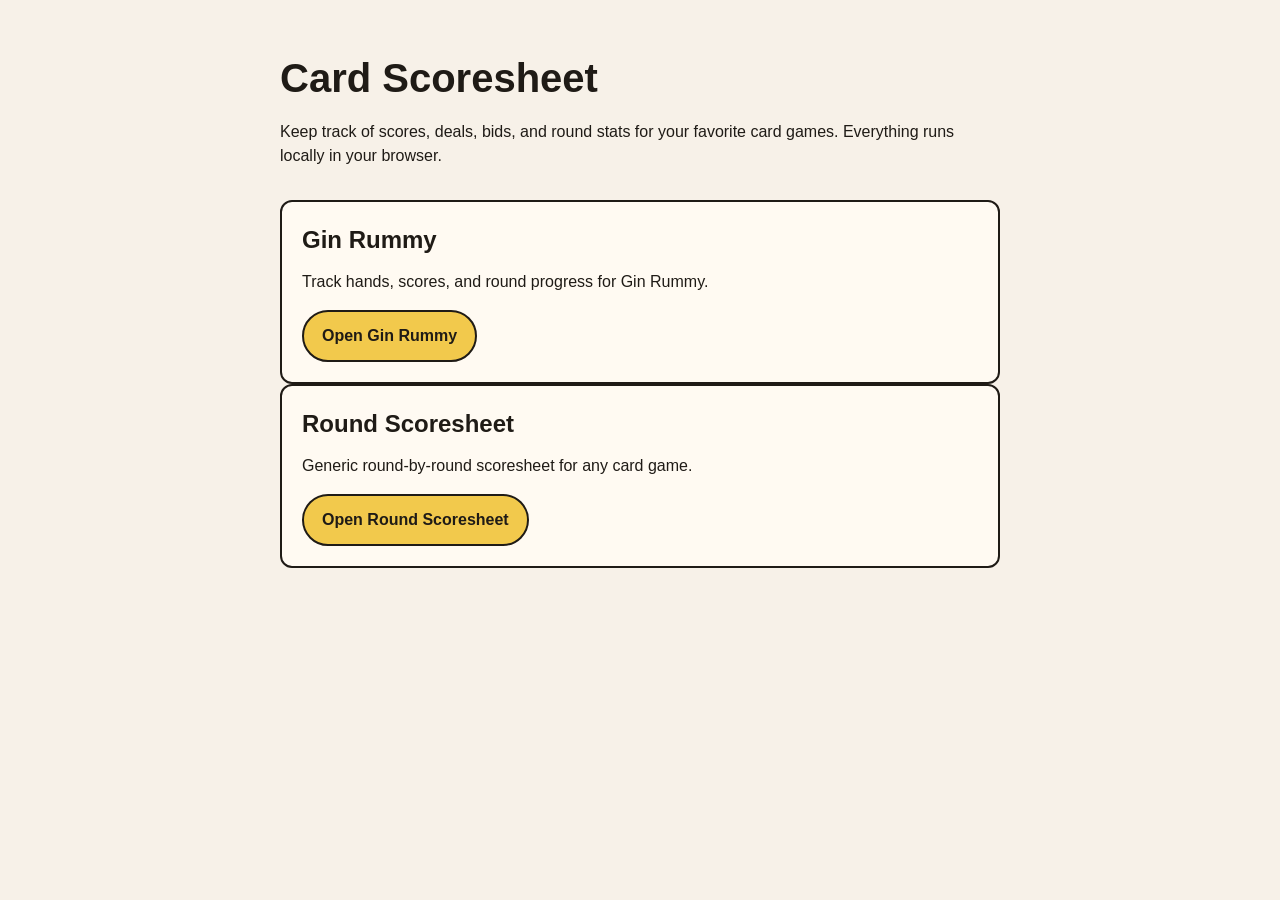
<file: index.html>
<!doctype html>
<html lang="en">
  <head>
    <meta charset="utf-8" />
    <meta name="viewport" content="width=device-width, initial-scale=1" />
    <title>Card Scoresheet</title>
    <link rel="stylesheet" href="styles/main.css" />
  </head>
  <body>
    <main>
      <header>
        <h1>Card Scoresheet</h1>
        <p>
          Keep track of scores, deals, bids, and round stats for your favorite
          card games. Everything runs locally in your browser.
        </p>
      </header>

      <section class="nav-card">
        <h2>Gin Rummy</h2>
        <p>Track hands, scores, and round progress for Gin Rummy.</p>
        <a class="primary-button" href="gin-rummy/index.html">Open Gin Rummy</a>
      </section>
      <section class="nav-card">
        <h2>Round Scoresheet</h2>
        <p>Generic round-by-round scoresheet for any card game.</p>
        <a class="primary-button" href="round-scoresheet/index.html">
          Open Round Scoresheet
        </a>
      </section>
    </main>
  </body>
</html>
</file>
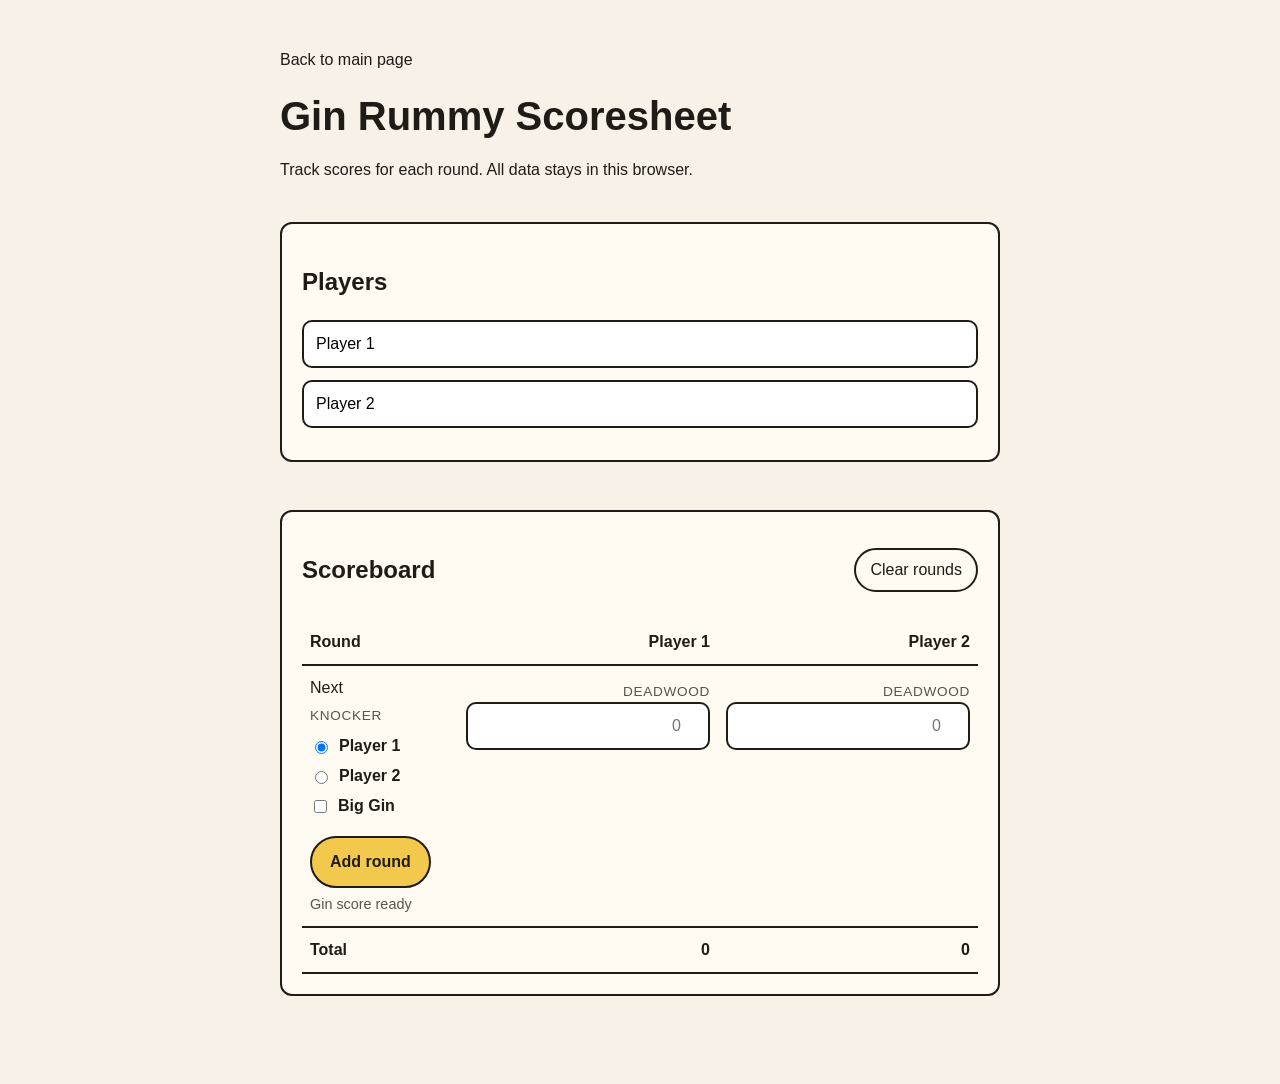
<file: gin-rummy/index.html>
<!doctype html>
<html lang="en">
  <head>
    <meta charset="utf-8" />
    <meta name="viewport" content="width=device-width, initial-scale=1" />
    <title>Gin Rummy | Card Scoresheet</title>
    <link rel="stylesheet" href="../styles/main.css" />
  </head>
  <body>
    <main>
      <div id="app"></div>
    </main>
    <script src="../mithril.js"></script>
    <script src="./app.js"></script>
  </body>
</html>
</file>
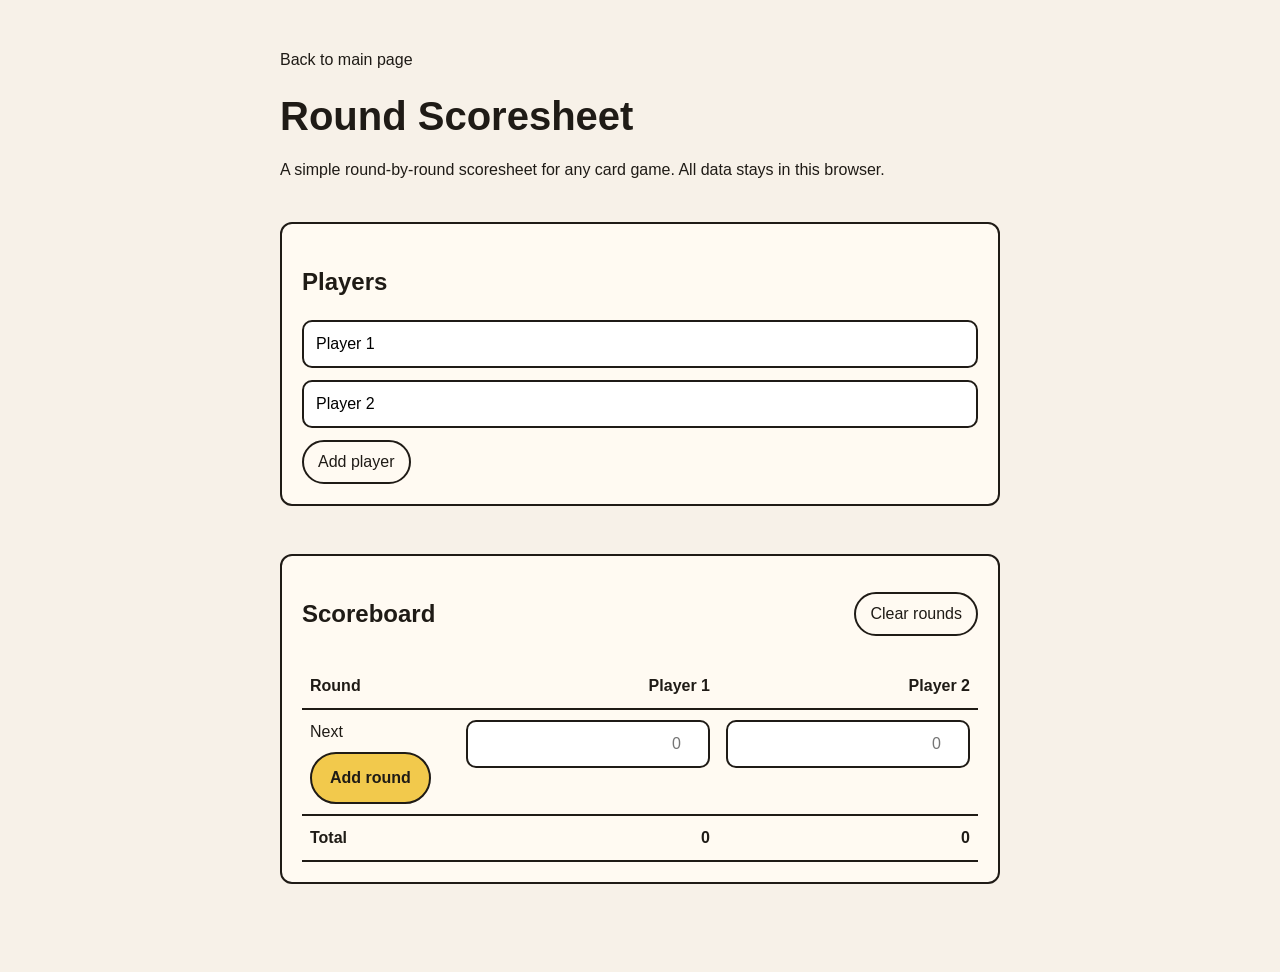
<file: round-scoresheet/index.html>
<!doctype html>
<html lang="en">
  <head>
    <meta charset="utf-8" />
    <meta name="viewport" content="width=device-width, initial-scale=1" />
    <title>Round Scoresheet | Card Scoresheet</title>
    <link rel="stylesheet" href="../styles/main.css" />
  </head>
  <body>
    <main>
      <div id="app"></div>
    </main>
    <script src="../mithril.js"></script>
    <script src="./app.js"></script>
  </body>
</html>
</file>
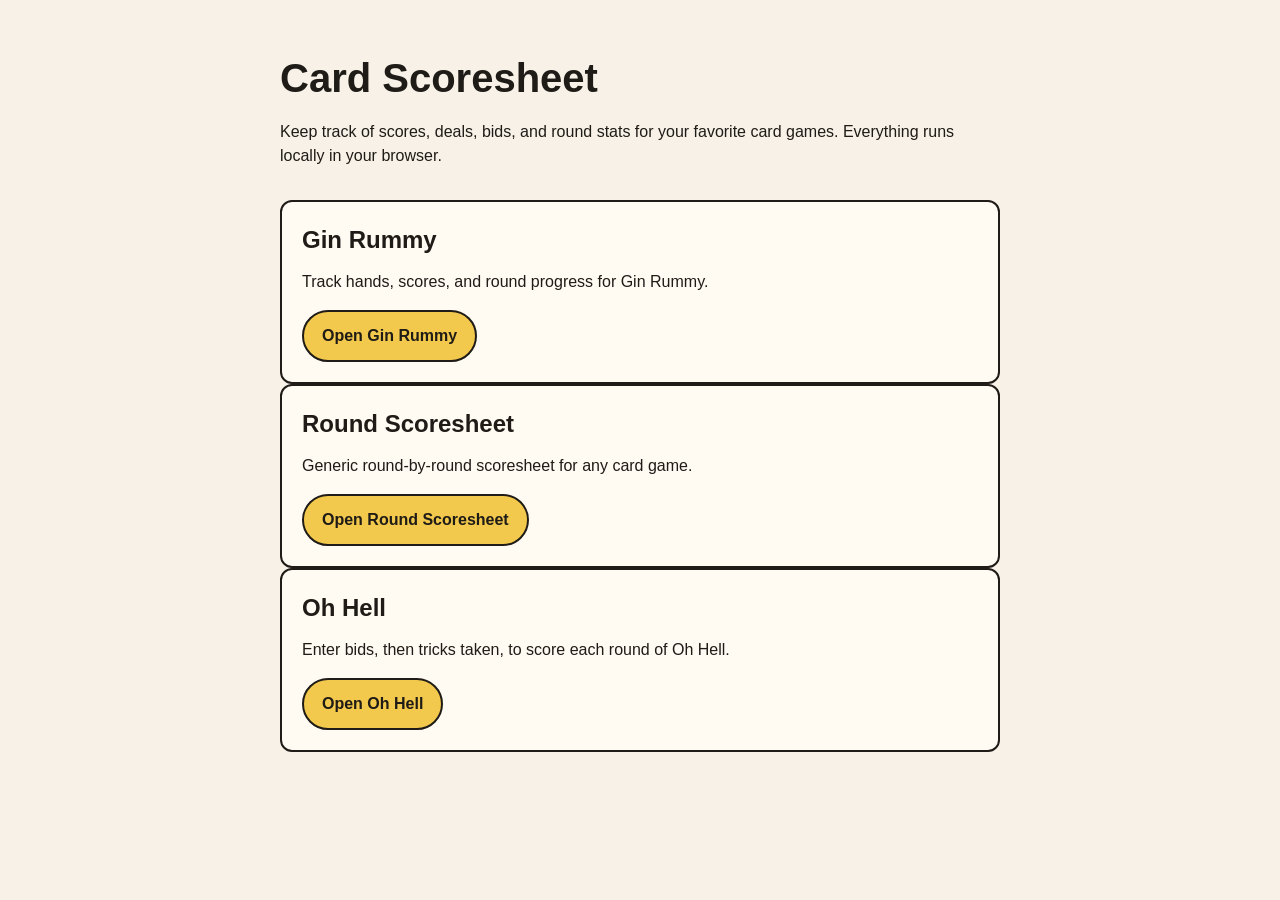
<file: www/index.html>
<!doctype html>
<html lang="en">
  <head>
    <meta charset="utf-8" />
    <meta name="viewport" content="width=device-width, initial-scale=1" />
    <title>Card Scoresheet</title>
    <link rel="stylesheet" href="styles/main.css" />
  </head>
  <body>
    <main>
      <header>
        <h1>Card Scoresheet</h1>
        <p>
          Keep track of scores, deals, bids, and round stats for your favorite
          card games. Everything runs locally in your browser.
        </p>
      </header>

      <section class="nav-card">
        <h2>Gin Rummy</h2>
        <p>Track hands, scores, and round progress for Gin Rummy.</p>
        <a class="primary-button" href="gin-rummy/index.html">Open Gin Rummy</a>
      </section>
      <section class="nav-card">
        <h2>Round Scoresheet</h2>
        <p>Generic round-by-round scoresheet for any card game.</p>
        <a class="primary-button" href="round-scoresheet/index.html">
          Open Round Scoresheet
        </a>
      </section>
      <section class="nav-card">
        <h2>Oh Hell</h2>
        <p>Enter bids, then tricks taken, to score each round of Oh Hell.</p>
        <a class="primary-button" href="oh-hell/index.html">Open Oh Hell</a>
      </section>
    </main>
  </body>
</html>
</file>
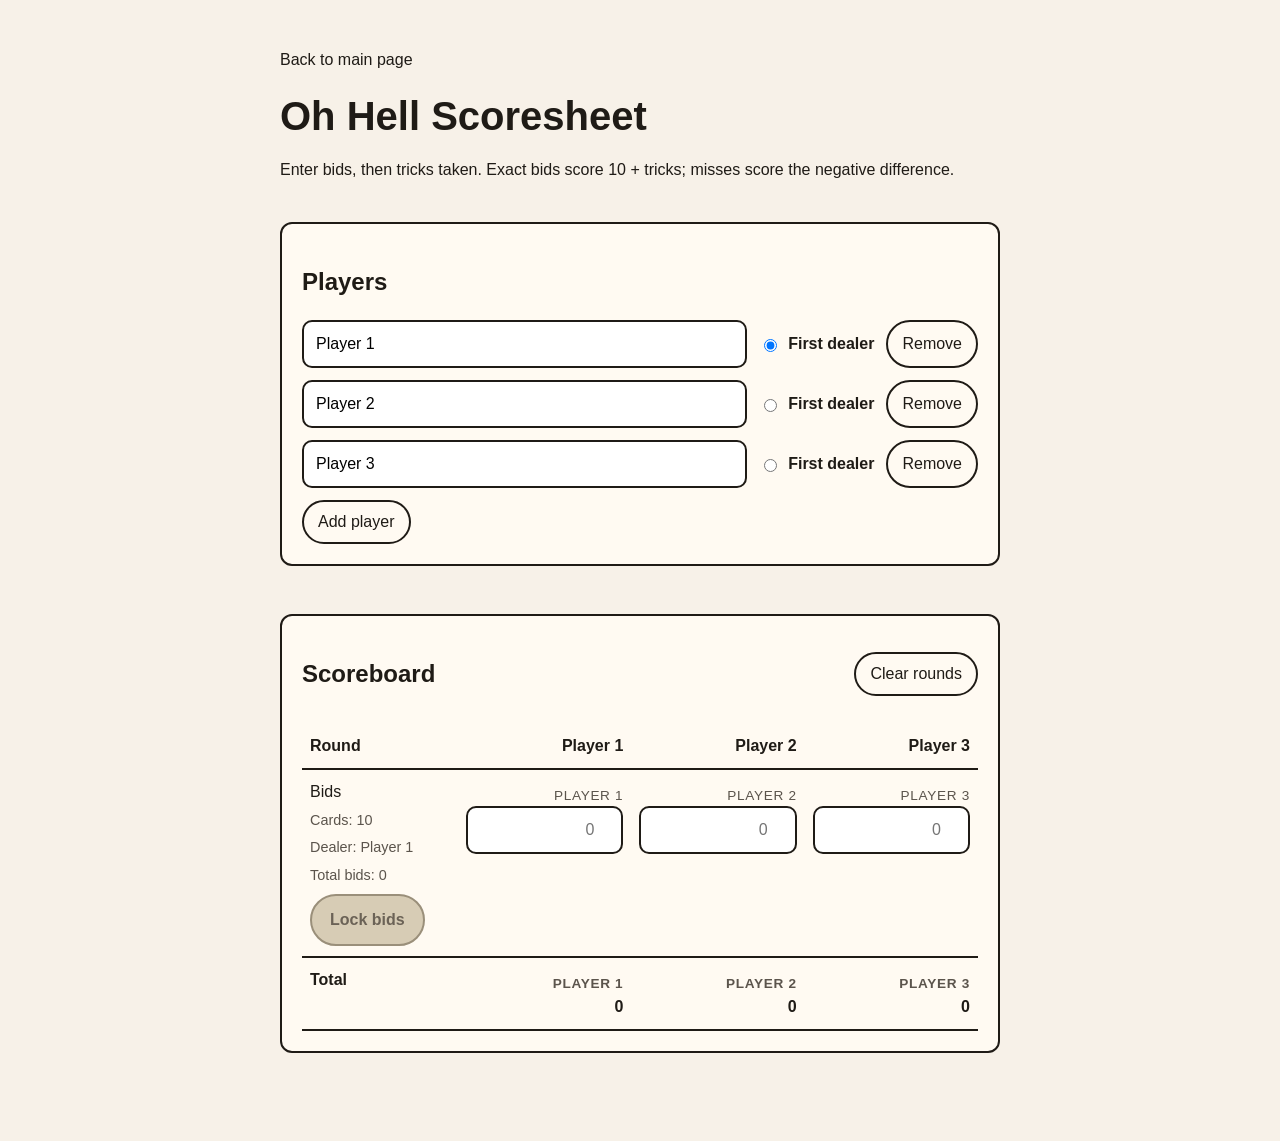
<file: www/oh-hell/index.html>
<!doctype html>
<html lang="en">
  <head>
    <meta charset="utf-8" />
    <meta name="viewport" content="width=device-width, initial-scale=1" />
    <title>Oh Hell | Card Scoresheet</title>
    <link rel="stylesheet" href="../styles/main.css" />
  </head>
  <body>
    <main>
      <div id="app"></div>
    </main>
    <script src="../mithril.js"></script>
    <script src="./app.js"></script>
  </body>
</html>
</file>
<file: styles/main.css>
:root {
  color-scheme: light;
  font-family: "Calibri", "Candara", "Segoe UI", "Trebuchet MS", sans-serif;
  line-height: 1.5;
}

body {
  margin: 0;
  background: #f7f1e8;
  color: #1f1b16;
}

main {
  max-width: 720px;
  margin: 0 auto;
  padding: 48px 20px 64px;
}

button,
input {
  font: inherit;
}

header {
  margin-bottom: 32px;
}

h1 {
  font-size: 2.5rem;
  margin: 0 0 12px;
}

p {
  margin: 0 0 16px;
}

a {
  color: #1f1b16;
}

.nav-card {
  border: 2px solid #1f1b16;
  border-radius: 12px;
  padding: 20px;
  background: #fffaf2;
}

.nav-card h2 {
  margin: 0 0 12px;
  font-size: 1.5rem;
}

.primary-button {
  display: inline-block;
  padding: 12px 18px;
  border-radius: 999px;
  border: 2px solid #1f1b16;
  background: #f2c94c;
  color: #1f1b16;
  text-decoration: none;
  font-weight: 600;
}

.primary-button:hover,
.primary-button:focus {
  background: #f8d66a;
}

.score-table .primary-button {
  margin-top: 8px;
}

.placeholder {
  border: 2px dashed #1f1b16;
  border-radius: 12px;
  padding: 20px;
  background: #fffaf2;
}

.secondary-button {
  display: inline-flex;
  align-items: center;
  gap: 8px;
  padding: 8px 14px;
  border-radius: 999px;
  border: 2px solid #1f1b16;
  background: #fffaf2;
  color: #1f1b16;
  cursor: pointer;
}

.secondary-button:hover,
.secondary-button:focus {
  background: #f1e6d7;
}

.card {
  border: 2px solid #1f1b16;
  border-radius: 12px;
  padding: 20px;
  background: #fffaf2;
  margin-bottom: 24px;
}

.stack {
  display: grid;
  gap: 24px;
}

.page-header h1 {
  margin-top: 8px;
}

.back-link {
  display: inline-block;
  margin-bottom: 6px;
  text-decoration: none;
}

.player-row {
  display: flex;
  flex-wrap: wrap;
  gap: 12px;
  margin-bottom: 12px;
}

.text-input {
  flex: 1 1 200px;
  padding: 10px 12px;
  border: 2px solid #1f1b16;
  border-radius: 10px;
  background: #fff;
}

.round-form {
  display: grid;
  gap: 16px;
}

.round-grid {
  display: grid;
  gap: 16px;
  grid-template-columns: repeat(auto-fit, minmax(160px, 1fr));
}

.score-field {
  display: grid;
  gap: 8px;
  font-weight: 600;
}

.score-input {
  width: 100%;
  padding: 10px 12px;
  border: 2px solid #1f1b16;
  border-radius: 10px;
  background: #fff;
  text-align: right;
  box-sizing: border-box;
}

.select-input {
  width: 100%;
  padding: 10px 12px;
  border: 2px solid #1f1b16;
  border-radius: 10px;
  background: #fff;
}

.section-header {
  display: flex;
  flex-wrap: wrap;
  align-items: center;
  justify-content: space-between;
  gap: 12px;
}

.table-wrap {
  overflow-x: auto;
  margin-top: 12px;
}

.score-table {
  width: 100%;
  border-collapse: collapse;
  min-width: 420px;
}

.score-table th,
.score-table td {
  border-bottom: 2px solid #1f1b16;
  padding: 10px 8px;
  text-align: right;
  vertical-align: top;
}

.score-table th:first-child,
.score-table td:first-child {
  text-align: left;
  width: 140px;
}

.inline-fields {
  display: grid;
  gap: 10px;
  margin: 8px 0 10px;
}

.inline-field {
  display: grid;
  gap: 6px;
  font-weight: 600;
}

.checkbox-field {
  display: inline-flex;
  align-items: center;
  gap: 8px;
  font-weight: 600;
}

.muted-text {
  font-size: 0.9rem;
  color: #5b544c;
  margin-top: 6px;
}

.field-label {
  font-size: 0.85rem;
  text-transform: uppercase;
  letter-spacing: 0.05em;
  color: #5b544c;
  margin-top: 6px;
}

.radio-group {
  display: grid;
  gap: 6px;
  margin: 8px 0 10px;
}

.knocker-choice {
  display: inline-flex;
  align-items: center;
  gap: 8px;
  font-weight: 600;
}

.score-table tfoot td {
  font-weight: 700;
  border-top: 2px solid #1f1b16;
}
</file>
<file: www/styles/main.css>
:root {
  color-scheme: light;
  font-family: "Calibri", "Candara", "Segoe UI", "Trebuchet MS", sans-serif;
  line-height: 1.5;
}

body {
  margin: 0;
  background: #f7f1e8;
  color: #1f1b16;
}

main {
  max-width: 720px;
  margin: 0 auto;
  padding: 48px 20px 64px;
}

button,
input {
  font: inherit;
}

header {
  margin-bottom: 32px;
}

h1 {
  font-size: 2.5rem;
  margin: 0 0 12px;
}

p {
  margin: 0 0 16px;
}

a {
  color: #1f1b16;
}

.nav-card {
  border: 2px solid #1f1b16;
  border-radius: 12px;
  padding: 20px;
  background: #fffaf2;
}

.nav-card h2 {
  margin: 0 0 12px;
  font-size: 1.5rem;
}

.primary-button {
  display: inline-block;
  padding: 12px 18px;
  border-radius: 999px;
  border: 2px solid #1f1b16;
  background: #f2c94c;
  color: #1f1b16;
  text-decoration: none;
  font-weight: 600;
}

.primary-button:hover,
.primary-button:focus {
  background: #f8d66a;
}

.primary-button:disabled {
  background: #d7ccb5;
  border-color: #9a8f7a;
  color: #6b6256;
  cursor: not-allowed;
}

.score-table .primary-button {
  margin-top: 8px;
}

.placeholder {
  border: 2px dashed #1f1b16;
  border-radius: 12px;
  padding: 20px;
  background: #fffaf2;
}

.secondary-button {
  display: inline-flex;
  align-items: center;
  gap: 8px;
  padding: 8px 14px;
  border-radius: 999px;
  border: 2px solid #1f1b16;
  background: #fffaf2;
  color: #1f1b16;
  cursor: pointer;
}

.secondary-button:hover,
.secondary-button:focus {
  background: #f1e6d7;
}

.card {
  border: 2px solid #1f1b16;
  border-radius: 12px;
  padding: 20px;
  background: #fffaf2;
  margin-bottom: 24px;
}

.stack {
  display: grid;
  gap: 24px;
}

.page-header h1 {
  margin-top: 8px;
}

.back-link {
  display: inline-block;
  margin-bottom: 6px;
  text-decoration: none;
}

.player-row {
  display: flex;
  flex-wrap: wrap;
  gap: 12px;
  margin-bottom: 12px;
}

.text-input {
  flex: 1 1 200px;
  padding: 10px 12px;
  border: 2px solid #1f1b16;
  border-radius: 10px;
  background: #fff;
}

.round-form {
  display: grid;
  gap: 16px;
}

.round-grid {
  display: grid;
  gap: 16px;
  grid-template-columns: repeat(auto-fit, minmax(160px, 1fr));
}

.score-field {
  display: grid;
  gap: 8px;
  font-weight: 600;
}

.score-input {
  width: 100%;
  padding: 10px 12px;
  border: 2px solid #1f1b16;
  border-radius: 10px;
  background: #fff;
  text-align: right;
  box-sizing: border-box;
}

.select-input {
  width: 100%;
  padding: 10px 12px;
  border: 2px solid #1f1b16;
  border-radius: 10px;
  background: #fff;
}

.section-header {
  display: flex;
  flex-wrap: wrap;
  align-items: center;
  justify-content: space-between;
  gap: 12px;
}

.table-wrap {
  overflow-x: auto;
  margin-top: 12px;
}

.score-table {
  width: 100%;
  border-collapse: collapse;
  min-width: 420px;
}

.score-table th,
.score-table td {
  border-bottom: 2px solid #1f1b16;
  padding: 10px 8px;
  text-align: right;
  vertical-align: top;
}

.score-table th:first-child,
.score-table td:first-child {
  text-align: left;
  width: 140px;
}

.inline-fields {
  display: grid;
  gap: 10px;
  margin: 8px 0 10px;
}

.inline-field {
  display: grid;
  gap: 6px;
  font-weight: 600;
}

.checkbox-field {
  display: inline-flex;
  align-items: center;
  gap: 8px;
  font-weight: 600;
}

.muted-text {
  font-size: 0.9rem;
  color: #5b544c;
  margin-top: 6px;
}

.inline-muted {
  font-size: 0.85rem;
  color: #5b544c;
  margin-left: 6px;
}

.error-text {
  font-size: 0.9rem;
  color: #b22222;
  margin-top: 6px;
}

.field-label {
  font-size: 0.85rem;
  text-transform: uppercase;
  letter-spacing: 0.05em;
  color: #5b544c;
  margin-top: 6px;
}

.radio-group {
  display: grid;
  gap: 6px;
  margin: 8px 0 10px;
}

.knocker-choice {
  display: inline-flex;
  align-items: center;
  gap: 8px;
  font-weight: 600;
}

.score-table tfoot td {
  font-weight: 700;
  border-top: 2px solid #1f1b16;
}
</file>
